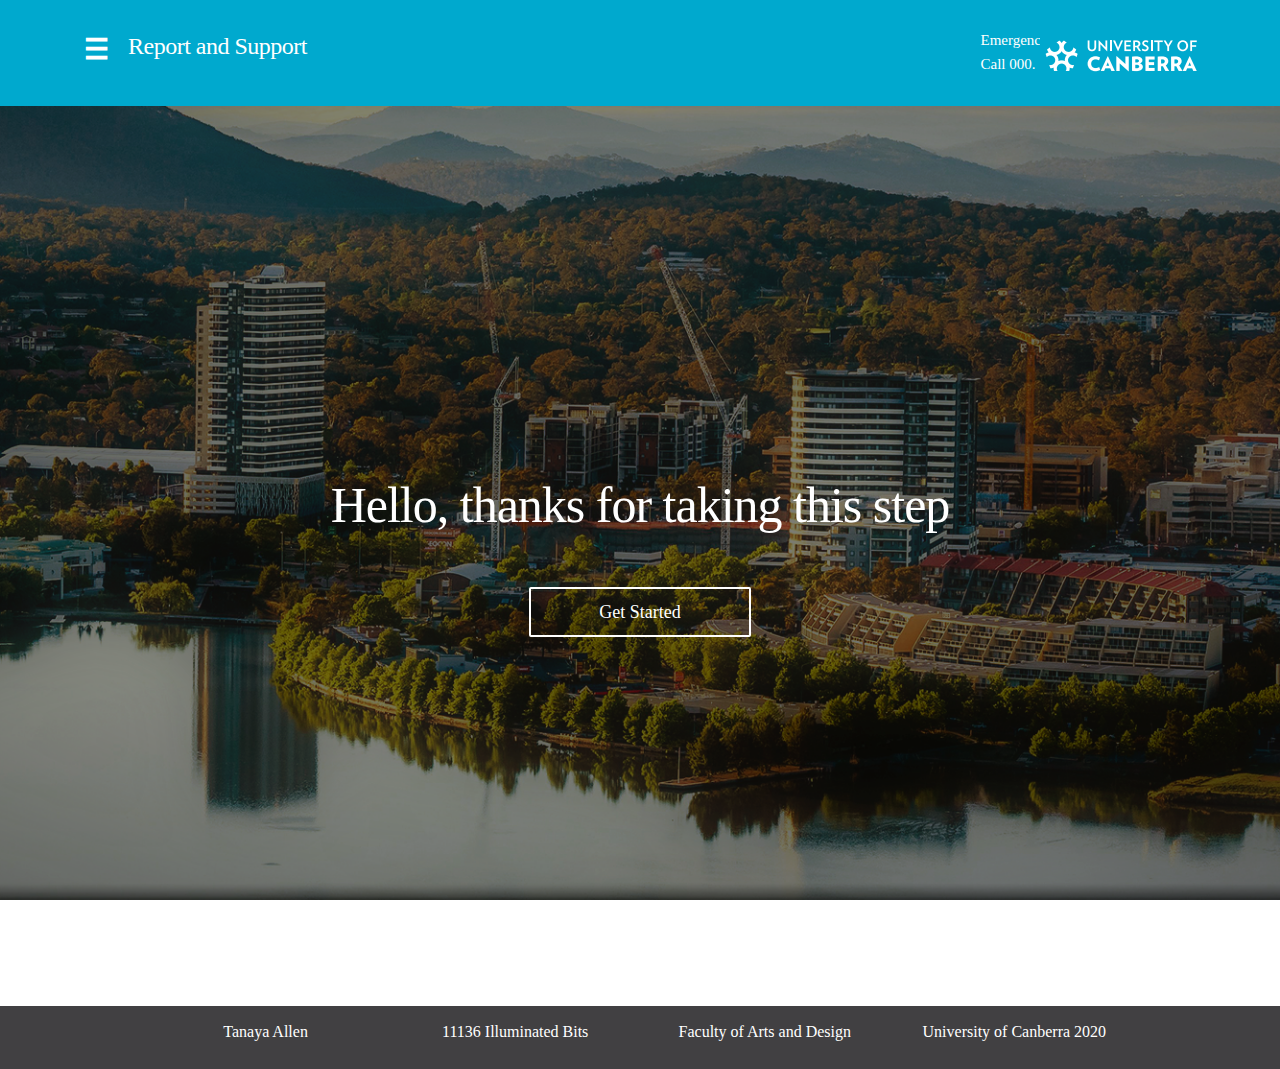
<file: index.html>
<!DOCTYPE html>
<html lang="en">
<head>

  <!-- Basic Page Needs
  –––––––––––––––––––––––––––––––––––––––––––––––––– -->
    <meta charset="utf-8">
    <title>Report and Support</title>
    <meta name="description" content="">
    <meta name="author" content="">

  <!-- Mobile Specific Metas
  –––––––––––––––––––––––––––––––––––––––––––––––––– -->
    <meta name="viewport" content="width=device-width, initial-scale=1">

  <!-- FONT
  –––––––––––––––––––––––––––––––––––––––––––––––––– -->
    <link href="//db.onlinewebfonts.com/c/9c6548c5500714092f1d1e2f7e3c58cc?family=Verlag" rel="stylesheet" type="text/css"/>
    <link href="//db.onlinewebfonts.com/c/bcd0c9bdcf29c2dd630785c724469553?family=Verlag+Book" rel="stylesheet" type="text/css"/>
    <link href="//db.onlinewebfonts.com/c/ddee8efcace361d6aab1d9b0473cd521?family=Verlag+Light" rel="stylesheet" type="text/css"/>

  <!-- CSS
  –––––––––––––––––––––––––––––––––––––––––––––––––– -->
    <link rel="stylesheet" href="css/normalize.css">
    <link rel="stylesheet" href="css/style.css">
    
    <!-- JS
  –––––––––––––––––––––––––––––––––––––––––––––––––– -->
    <link rel="javascript" href="script.js">
    
    <!-- jQuery
  –––––––––––––––––––––––––––––––––––––––––––––––––– -->
    <script src="jquery-3.5.1.min.js"></script>
    
  <!-- Favicon
  –––––––––––––––––––––––––––––––––––––––––––––––––– -->
    <link rel="icon" type="image/png" href="css/images/favicon.png">

</head>

<body>
    
<header>
<div class="header">
    <div class="row">
        <div class="nav_lines">
        <div class="one column" align="right">
            <div id="myNav" class="overlay">
            <a href="javascript:void(0)" class="closebtn" onclick="closeNav()">&times;</a>
            <div class="overlay-content">
                <a href="index.html">Home</a>
                <a href="personal.html">Get Started</a>
                <a href="personal.html#div3">Report an Incident</a>
                <a href="personal.html#div4">Report an Incident Anonymously</a>
                <a href="personal.html#div6">Report an Incident You've Witnessed</a>
                <a href="personal.html#div8">Find Services for Survivors</a>
                <a href="personal.html#div9">Understand Processes for Survivors</a>
                <a href="personal.html#div7">Find Services for Supporters</a>
            </div>
            </div>

        <span style="font-size:28px;cursor:pointer;font-weight:1000;padding-left:2%" onclick="openNav()">&#9776;</span>  

        </div>
        </div>
        
        <div class="header_title">
        <div class="nine columns" align="left">
                <a href="personal.html"><h5>Report and Support</h5></a>
        </div> 
        </div>
        
        <div class="emergency">  
        <div class="one column" align="left">
                <p>Emergency?<br>Call 000.</p>  
        </div>
        </div> 
        
        <div class="logo">  
        <div class="one column" align="center">
                <a href="index.html">
                    <img src="css/images/logo.PNG">
                </a>  
        </div>
        </div>
    </div>  
</div>
    
<script>
    function openNav() {
    document.getElementById("myNav").style.width = "100%";
    }

    function closeNav() {
    document.getElementById("myNav").style.width = "0%";
    }
</script>   
    
</header>  
    
<section class="hero">
    <div class="hero-inner">
                <h2>Hello, thanks for taking this step</h2>
                <a href="personal.html" class="btn">Get Started</a>
    </div>
</section>
    
<footer>

<div class="footer">
    <div class="container">
    <div class="row">
        <div class="three columns" align="center">
                <p>Tanaya Allen</p>    
        </div>
        <div class="three columns" align="center">
                <p>11136 Illuminated Bits</p>    
        </div>
        <div class="three columns" align="center">
                <p>Faculty of Arts and Design</p>    
        </div>
        <div class="three columns" align="center">
                <p>University of Canberra 2020</p>    
        </div>
    </div>
    </div>
</div>

</footer>

</body>
</html>
</file>
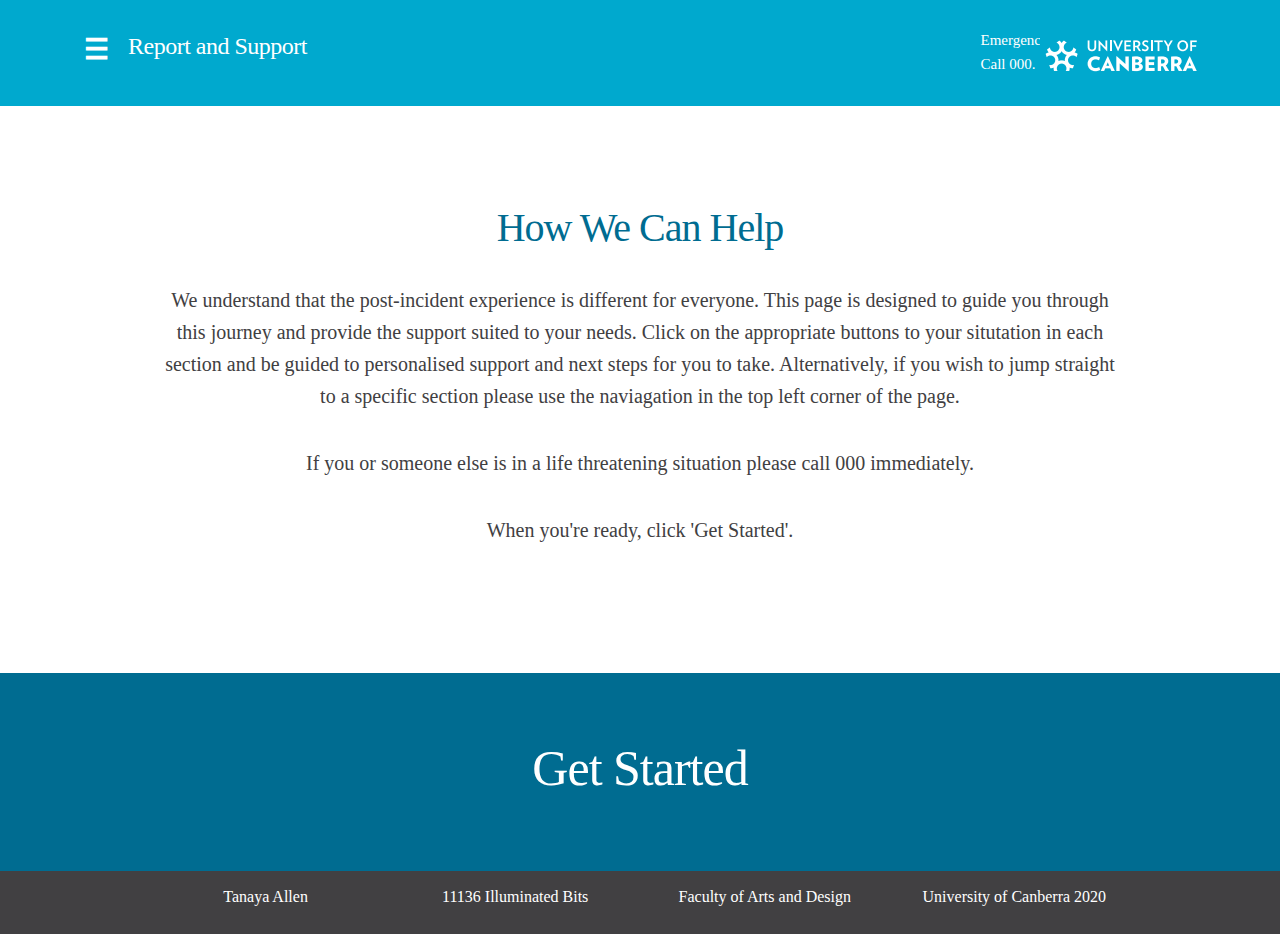
<file: personal.html>
<!DOCTYPE html>
<html lang="en">
<head>

  <!-- Basic Page Needs
  –––––––––––––––––––––––––––––––––––––––––––––––––– -->
    <meta charset="utf-8">
    <title>Report and Support</title>
    <meta name="description" content="">
    <meta name="author" content="">

  <!-- Mobile Specific Metas
  –––––––––––––––––––––––––––––––––––––––––––––––––– -->
    <meta name="viewport" content="width=device-width, initial-scale=1">

  <!-- FONT
  –––––––––––––––––––––––––––––––––––––––––––––––––– -->
    <link href="//db.onlinewebfonts.com/c/9c6548c5500714092f1d1e2f7e3c58cc?family=Verlag" rel="stylesheet" type="text/css"/>
    <link href="//db.onlinewebfonts.com/c/bcd0c9bdcf29c2dd630785c724469553?family=Verlag+Book" rel="stylesheet" type="text/css"/>
    <link href="//db.onlinewebfonts.com/c/ddee8efcace361d6aab1d9b0473cd521?family=Verlag+Light" rel="stylesheet" type="text/css"/>
      <!-- CSS
  –––––––––––––––––––––––––––––––––––––––––––––––––– -->
    <link rel="stylesheet" href="css/normalize.css">
    <link rel="stylesheet" href="css/style.css">
    
    <!-- JS
  –––––––––––––––––––––––––––––––––––––––––––––––––– -->
    <link rel="javascript" href="script.js">
    
    <!-- jQuery
  –––––––––––––––––––––––––––––––––––––––––––––––––– -->
    <script src="jquery-3.5.1.min.js"></script>
    

    <!-- Favicon
  –––––––––––––––––––––––––––––––––––––––––––––––––– -->
    <link rel="icon" type="image/png" href="css/images/favicon.png">

</head>

<body>
<header> 
 
<div class="header">
    <div class="row">
        <div class="nav_lines">
        <div class="one column" align="right">
            <div id="myNav" class="overlay">
            <a href="javascript:void(0)" class="closebtn" onclick="closeNav()">&times;</a>
            <div class="overlay-content">
                    <a href="index.html">Home</a>
                    <a href="personal.html">Get Started</a>
                    <a href="personal.html#div3">Report an Incident</a>
                    <a href="personal.html#div4">Report an Incident Anonymously</a>
                    <a href="personal.html#div6">Report an Incident You've Witnessed</a>
                    <a href="personal.html#div8">Find Services for Survivors</a>
                    <a href="personal.html#div9">Understand Processes for Survivors</a>
                    <a href="personal.html#div7">Find Services for Supporters</a>
            </div>
            </div>
    
            <span style="font-size:28px;cursor:pointer;font-weight:1000;padding-left:2%" onclick="openNav()">&#9776;</span>
        </div>
        </div>
        
        <div class="header_title">
        <div class="nine columns" align="left">
                    <a href="personal.html"><h5>Report and Support</h5></a>
        </div> 
        </div>
        
        <div class="emergency">  
        <div class="one column" align="left">
                    <p>Emergency?<br>Call 000.</p>  
        </div>
        </div> 
        
        <div class="logo">  
        <div class="one column" align="center">
                    <a href="index.html">
                        <img src="css/images/logo.PNG">
                    </a>
        </div>
        </div>
    </div>  
</div>
    
<script>
    //navigation
    function openNav() {
    document.getElementById("myNav").style.width = "100%";
    }

    function closeNav() {
    document.getElementById("myNav").style.width = "0%";
    }

    //buttons
    $(document).ready(function(){
      $("button").click(function(){
        $("p").toggle();
      });
    });
        
    jQuery(function(){
    jQuery('.showSingle').click(function(){
    var target = $(this).attr('target');
        $('#div'+target).toggle('.hide');
    });
});

</script>
    
</header>

    
  <!-- Primary Page Layout
  –––––––––––––––––––––––––––––––––––––––––––––––––– -->
        <div class="introduction">
            <div class="container"> 
            <div class="row">
                <div class="twelve columns" align="center" style="margin-top: 10%">
                        <h3>How We Can Help</h3>
                </div>
            </div>
            <div class="row">
                <div class="twelve columns" align="center">
                        <p>We understand that the post-incident experience is different for everyone. This page is designed to guide you through this journey and provide the support suited to your needs. Click on the appropriate buttons to your situtation in each section and be guided to personalised support and next steps for you to take. Alternatively, if you wish to jump straight to a specific section please use the naviagation in the top left corner of the page.</p>

                        <p>If you or someone else is in a life threatening situation please call 000 immediately.</p>
                    
                        <p>When you're ready, click 'Get Started'.</p>
                </div>
            </div>
        </div>
        </div>

        <div class="get_started">
        <div class="container">
            <div class="row">
                <div class="twelve column" align="center">
                        <a  class="showSingle" target="11"><h2>Get Started</h2></a>
                </div>
            </div>
        </div>
        </div>

<div class="buttons">
    
<!-- First Question Path A and B -->
    <div id="div11" class="targetDiv">
        <div class="first_question">
        <div class="container">
            <div class="row">
                <div class="twelve column" align="center">
                        <h1 class="first_question">I want information for</h1>
                </div>
            </div>
        </div>
        </div>
    <!-- First Question Answer Path A and B -->
        <div class="first_answer">
        <div class="container">
            <div class="row">
                <!--- First Answer Path A.1 -->
                <div class="one-half column" align="center">
                        <a  class="showSingle" target="1"><h2>Survivors</h2></a>
                </div>
                <!--- First Answer Path B.2 -->
                <div class="one-half column" align="center">
                        <a  class="showSingle" target="2"><h2>Supporters</h2></a>
                </div>
            </div>
        </div>
        </div>
    </div>
        
        <!--- Target Answer Path A.1 -->
    <div id="div1" class="targetDiv">
        <div class="second_question_a">
        <div class="container"> 
                    
        <!--- Second Question Path A -->
            <div class="row">
                <div class="twelve column" align="center">
                        <h1>I would like to</h1>
                </div>
            </div>  
        </div>
        </div>
        
        <div class="second_answer_a">
        <div class="container">
            <div class="row">
            <!--- Second Answer Path A.3 --> 
                <div class="one-half column" align="center">
                        <a class="showSingle" target="10"><h2>Report an<br>Incident</h2></a>
                </div>
            <!-- Second Answer Path A.5 -->
                <div class="one-half column" align="center">
                        <a  class="showSingle" target="5"><h2>Seek Support & Services</h2></a>
                </div> 
            </div>            
        </div>
        </div>
    </div>
        <!--- Close Target Answer Path A -->
    <div id="div10" class="targetDiv">
        <div class="subone_question">
        <div class="container">
            <div class="row">
                <div class="twelve column" align="center">
                        <h1 class="first_question">How would you like to report?</h1>
                </div>
            </div>
        </div>
        </div>
        
        <div class="answer_four_a">
        <div class="container">
            <div class="row">
                <div class="one-half column" align="center">
                        <a  class="showSingle" target="3"><h2>Report an Incident</h2></a>
                </div>
                <div class="one-half column" align="center">
                        <a  class="showSingle" target="4"><h2>Report Anonymously</h2></a>
                </div>
            </div>
        </div>
        </div>
    </div>
    
    <!-- Path A Content -->
    <!-- Second Answer Path A.3 Content Open-->
    <!-- Survivor Form -->
    <div id="div3" class="targetDiv">
        <div class="a_report_intro">
        <div class="container">
            <div class="row">
                <div class="twelve columns" align="center">
                        <h3 id="a_report">Reporting Form for Survivors</h3>
                            <p>Please use this form if you are reporting an incident that has occured to you and you wish to report with your name. This report will be submitted to the University.</p>
                    
                            <p>Should you require any assistance in the completion of this form, please contact UC Welfare at Welfare@canberra.edu.au and the team will be able to assist you.</p>
                </div>    
            </div>
        </div>
        </div>
        <!-- Personal details form section -->
    <form>
        <div class="a_report_section_one">
        <div class="container">
            <div class="row">
                <div class="twelve column" style="margin-top: 10%" align="center">
                            <h4>Personal Details</h4>
                </div>
            </div>
            <div class="row" style="margin-top: 5%">
                <div class="six columns">
                            <label for="textInput">What is your name?</label>
                            <input class="u-full-width" type="text" placeholder="Name" id="textInput">
                </div>
                <div class="six columns">
                            <label for="emailInput">What is your email?</label>
                            <input class="u-full-width" type="email" placeholder="Email" id="emailInput">
                </div>
            </div>
            <div class="row" style="margin-top: 2%">
                <div class="six columns">
                            <label for="identifyInput">How do you identify within the University?</label>
                            <select class="u-full-width" id="identifyInput">
                                <option value="Option 1">Staff</option>
                                <option value="Option 2">Student</option>
                                <option value="Option 3">Other</option>
                            </select>
                </div>
                <div class="six columns">
                            <label for="occuranceInput">Did this incident happen to you?</label>
                            <select class="u-full-width" id="occuranceInput">
                                <option value="Option 1">Yes</option>
                                <option value="Option 2">No</option>
                            </select>
                </div>
            </div>
        </div>
        </div>
        <!-- Incident details form section -->
        <div class="a_report_section_two">
        <div class="container">
            <div class="row">
                <div class="twelve column" style="margin-top: 10%" align="center">
                            <h4>Incident Details</h4>    
                </div>
            </div>
            <div class="row" style="margin-top: 5%">
                <div class="six columns">
                            <label for="incidentInput">What type of incident occured?</label>
                            <select class="u-full-width" id="incidentInput">
                                <option value="Option 1">Act of Indecency</option>
                                <option value="Option 2">Cyber Harassment</option>
                                <option value="Option 3">Drink Spiking</option>
                                <option value="Option 4">Intimate Image Abuse</option>
                                <option value="Option 5">Intimate Observation or Capturing of Visual Data</option>
                                <option value="Option 6">Sexual Assault</option>
                                <option value="Option 7">Sexual Harassment</option>
                                <option value="Option 8">Other</option>
                            </select>
                </div>
                <div class="six columns">
                            <label for="locationInput">Where did the incident take place?</label>
                            <select class="u-full-width" id="locationInput">
                                <option value="Option 1">On-Campus</option>
                                <option value="Option 2">On-Campus Residence</option>
                                <option value="Option 3">Off-Campus</option>
                                <option value="Option 4">Placement or Internship</option>
                                <option value="Option 5">Study Abroad or Exchange</option>
                                <option value="Option 6">Homestay</option>
                                <option value="Option 7">Other</option>
                            </select>
                </div>
            </div>
            <div class="row" style="margin-top: 2%">
                <div class="six columns">
                            <label for="dateInput">What date did the incident occur on?</label>
                            <input class="u-full-width" type="date" placeholder="Date" id="dateInput">
                </div>
                <div class="six columns">
                            <label for="timeInput">What time did the incident occur?</label>
                            <input class="u-full-width" type="time" placeholder="Time" id="timeInput">
                </div> 
            </div>
            <div class="row" style="margin-top: 2%">
                <div class="six columns">
                            <label for="survivorInput">Do you know the identity of any individuals involved in the incident?</label>
                            <select class="u-full-width" id="survivorInput">
                                <option value="Option 1">Yes</option>
                                <option value="Option 2">No</option>
                                <option value="Option 3">Other</option>
                            </select>
                </div>
                <div class="six columns">
                            <label for="perpetratorInput">How does the perpetrator identify within the University?</label>
                            <select class="u-full-width" id="perpetratorInput">
                                <option value="Option 1">Staff</option>
                                <option value="Option 2">Student</option>
                                <option value="Option 3">Other</option>
                                <option value="Option 4">Unknown</option>
                            </select>
                </div>
            </div>    
            <div class="row" style="margin-top: 2%">
                <div class="six columns">
                            <label for="witnessInput">Did anybody else witness the incident?</label>
                            <select class="u-full-width" id="witnessInput">
                                <option value="Option 1">Yes</option>
                                <option value="Option 2">No</option>
                            </select>
                </div>    
                <div class="six columns">
                            <label for="previousInput">Has the incident been previously reported elsewhere?</label>
                            <select class="u-full-width" id="previousInput">
                                <option value="Option 1">Yes</option>
                                <option value="Option 2">No</option>
                            </select>
                </div>  
            </div>
            <div class="row" style="margin-top: 2%">
                <div class="twelve columns">
                            <label for="descriptionMessage">Description of the incident</label>
                            <textarea class="u-full-width" placeholder="Describe the incident here. Please provide as much detail as you would like, you can always update this at a later date if needed." id="descriptionMessage"></textarea>
                </div>  
            </div>
        </div>
        </div>
            
        <!-- Support services form section -->
        <div class="a_report_section_three">
        <div class="container">
            <div class="row">
                <div class="twelve column" style="margin-top: 10%" align="center">
                            <h4>Support Services</h4>
                </div>    
            </div>
            <div class="row" style="margin-top: 5%">
                <div class="six columns">
                            <label for="acquiredInput">Have you sought previous support regarding the incident?</label>
                            <select class="u-full-width" id="acquiredInput">
                                <option value="Option 1">Yes</option>
                                <option value="Option 2">No</option>
                            </select>
                </div>
                <div class="six columns">
                            <label for="requestedInput">Would you like to be contacting regarding support services?</label>
                            <select class="u-full-width" id="requestedInput">
                                <option value="Option 1">Yes</option>
                                <option value="Option 2">No</option>
                            </select>
                </div>
            </div>
        </div>
        </div>
        <!-- Submission form section -->
        <div class="a_report_section_four">
        <div class="container">
            <div class="row" style="margin-top: 10%">
                <div class="twelve columns" align="center">
                            <label class="example-send-yourself-copy">
                                <input type="checkbox">
                                <span class="label-body">Send a copy to yourself</span>
                            </label>   
                </div>
            </div>
            <div class="row" style="margin-top: 5%">
                <div class="twelve columns" align="center">
                            <input class="button-primary" type="submit" value="Submit">
                </div>
            </div>
        </div>
        </div>
    </form>          
    </div>
</div>
    <!-- Second Answer Path A.3 Content Close-->
                
    <!-- Second Answer Path A.4 Content Open-->
    <!-- Anon Survivor Form -->
    <div id="div4" class="targetDiv">
    <div class="a_anon_report">
        <div class="a_report_intro">
        <div class="container">
            <div class="row">
                <div class="twelve columns" align="center">
                            <h3>Anonymous Reporting Form for Survivors</h3>
                            
                            <p>Please use this form if you are reporting an incident that has occured to you and you want to report anonymously. This report will be submitted to the University.</p>
                            
                            <p>Please note that this form will still ask for an email address so that you can be contacted with support services and/or if we require further information. You may enter a third-party email if you wish.</p>
                    
                            <p>Should you require any assistance in the completion of this form, please contact UC Welfare at Welfare@canberra.edu.au and the team will be able to assist you.</p>
                </div>    
            </div>
        </div>
        </div>
        <!-- Personal details form section -->
    <form>
        <div class="a_report_section_one">
        <div class="container">
            <div class="row">
                <div class="twelve columns" style="margin-top: 10%" align="center">
                            <h4>Personal Details</h4>
                </div>
            </div>
            <div class="row" style="margin-top: 5%">
                <div class="six columns">
                            <label for="emailInput">Please provide an email contact</label>
                            <input class="u-full-width" type="email" placeholder="Email" id="emailInput">
                </div>
                <div class="six columns">
                            <label for="thirdpartyInput">Is this your email or a third-party contact?</label>
                            <select class="u-full-width" id="thirdpartyInput">
                                <option value="Option 1">Personal</option>
                                <option value="Option 2">Third-party</option>
                            </select>
                </div>
            </div>
            <div class="row" style="margin-top: 2%">
                <div class="six columns">
                            <label for="identifyInput">How do you identify within the University?</label>
                            <select class="u-full-width" id="identifyInput">
                                <option value="Option 1">Staff</option>
                                <option value="Option 2">Student</option>
                                <option value="Option 3">Other</option>
                            </select>
                </div>
                <div class="six columns">
                            <label for="occuranceInput">Did this incident happen to you?</label>
                            <select class="u-full-width" id="occuranceInput">
                                <option value="Option 1">Yes</option>
                                <option value="Option 2">No</option>
                            </select>
                </div>
            </div>
        </div>
        </div>
        <!-- Incident details form section -->
        <div class="a_report_section_two">
        <div class="container">     
            <div class="row">
                <div class="twelve column" style="margin-top: 10%" align="center">
                            <h4>Incident Details</h4>    
                </div>
            </div>
            <div class="row" style="margin-top: 5%">
                <div class="six columns">
                            <label for="incidentInput">What type of incident occured?</label>
                            <select class="u-full-width" id="incidentInput">
                                <option value="Option 1">Act of Indecency</option>
                                <option value="Option 2">Cyber Harassment</option>
                                <option value="Option 3">Drink Spiking</option>
                                <option value="Option 4">Intimate Image Abuse</option>
                                <option value="Option 5">Intimate Observation or Capturing of Visual Data</option>
                                <option value="Option 6">Sexual Assault</option>
                                <option value="Option 7">Sexual Harassment</option>
                                <option value="Option 8">Other</option>
                            </select>
                </div>
                <div class="six columns">
                            <label for="locationInput">Where did the incident take place?</label>
                            <select class="u-full-width" id="locationInput">
                                <option value="Option 1">On-Campus</option>
                                <option value="Option 2">On-Campus Residence</option>
                                <option value="Option 3">Off-Campus</option>
                                <option value="Option 4">Placement or Internship</option>
                                <option value="Option 5">Study Abroad or Exchange</option>
                                <option value="Option 6">Homestay</option>
                                <option value="Option 7">Other</option>
                            </select>
                </div>
            </div>
            <div class="row" style="margin-top: 2%">
                <div class="six columns">
                            <label for="dateInput">What date did the incident occur on?</label>
                            <input class="u-full-width" type="date" placeholder="Date" id="dateInput">
                </div>
                <div class="six columns">
                            <label for="timeInput">What time did the incident occur?</label>
                            <input class="u-full-width" type="time" placeholder="Time" id="timeInput">
                </div> 
            </div>
            <div class="row" style="margin-top: 2%">
                <div class="six columns">
                            <label for="survivorInput">Do you know the identity of any individuals involved in the incident?</label>
                            <select class="u-full-width" id="survivorInput">
                                <option value="Option 1">Yes</option>
                                <option value="Option 2">No</option>
                                <option value="Option 3">Other</option>
                            </select>
                </div>
                <div class="six columns">
                            <label for="perpetratorInput">How does the perpetrator identify within the University?</label>
                            <select class="u-full-width" id="perpetratorInput">
                                <option value="Option 1">Staff</option>
                                <option value="Option 2">Student</option>
                                <option value="Option 3">Other</option>
                                <option value="Option 4">Unknown</option>
                            </select>
                </div>
            </div>          
            <div class="row" style="margin-top: 2%">
                <div class="six columns">
                            <label for="witnessInput">Did anybody else witness the incident?</label>
                            <select class="u-full-width" id="witnessInput">
                                <option value="Option 1">Yes</option>
                                <option value="Option 2">No</option>
                            </select>
                </div>    
                <div class="six columns">
                            <label for="previousInput">Has the incident been previously reported elsewhere?</label>
                            <select class="u-full-width" id="previousInput">
                                <option value="Option 1">Yes</option>
                                <option value="Option 2">No</option>
                            </select>
                </div>  
            </div>
            <div class="row" style="margin-top: 2%">
                <div class="twelve columns">
                            <label for="descriptionMessage">Description of the incident</label>
                            <textarea class="u-full-width" placeholder="Describe the incident here. Please provide as much detail as you would like, you can always update this at a later date if needed." id="descriptionMessage"></textarea>
                </div>  
            </div>
        </div>
        </div>
        <!-- Support services form section -->
        <div class="a_report_section_three">
        <div class="container">        
            <div class="row">
                <div class="twelve column" style="margin-top: 10%" align="center">
                            <h4>Support Services</h4>
                </div>    
            </div>
            <div class="row" style="margin-top: 5%">
                <div class="six columns">
                            <label for="acquiredInput">Have you sought previous support regarding the incident?</label>
                            <select class="u-full-width" id="acquiredInput">
                                <option value="Option 1">Yes</option>
                                <option value="Option 2">No</option>
                            </select>
                </div>
                <div class="six columns">
                            <label for="requestedInput">Would you like to be contacting regarding support services?</label>
                            <select class="u-full-width" id="requestedInput">
                                <option value="Option 1">Yes</option>
                                <option value="Option 2">No</option>
                            </select>
                </div>
            </div>
        </div>
        </div>
        <!-- Submission form section -->
        <div class="a_report_section_four">
        <div class="container">
            <div class="row" style="margin-top: 10%">
                <div class="twelve columns" align="center">
                            <label class="example-send-yourself-copy">
                                <input type="checkbox">
                                <span class="label-body">Send a copy to yourself or nominated email</span>
                            </label>   
                </div>
            </div>
            <div class="row" style="margin-top: 5%">
                <div class="twelve columns" align="center">
                            <input class="button-primary" type="submit" value="Submit">
                </div>
            </div>
        </div>
        </div>
    </form>
    </div>
    </div>

        <!-- Second Answer Path A.4 Content Close-->
                
        <!-- Second Answer Path A.5 Content Open-->
    <div id="div5" class="targetDiv">
    <div class="subtwo_question">
        <div class="container">
            <div class="row">
                <div class="twelve column" align="center">
                            <h1 class="first_question">What would you like to learn about?</h1>
                </div>
            </div>
        </div>
    </div>
    <div class="a_question_three">
        <div class="container">
            <div class="row">
                <div class="one-half column" align="center">
                            <a  class="showSingle" target="8"><h2>Support Services</h2></a>
                </div>
                <div class="one-half column" align="center">
                            <a  class="showSingle" target="9"><h2>Common Processes</h2></a>
                </div>
            </div>
        </div>
    </div>
    </div>
    <div id="div8" class="targetDiv">
    <div class="a_services">
        <div class="container">
            <div class="row">
                <div class="twelve column" style="margin-top: 10%" align="center">
                            <h3>Support Services</h3>
                        
                            <p>Here you will find all the contacts you may need for support on and off University campus.</p>

                            <p>If you are in immediate danger and require urgent assistance, we encourage you to call '000'. If you are on-campus, you can also call campus security on 6201 2222.</p>
                </div>
            </div>
                <div class="twelve column" style="margin-top: 10%" align="center">
                    <table class="u-full-width">
                            <thead>
                                <tr>
                                    <th>Serivce</th>
                                    <th>How They Can Help</th>
                                    <th>Phone</th>
                                    <th>Email</th>
                                    <th>Website</th>
                                    <th>Crisis Service</th>
                                    <th>Ongoing Support</th>
                                    <th>Anonymous</th>
                                </tr>
                            </thead>
                            <tbody>
                                <tr>
                                    <td>UC Security</td>
                                    <td>Security staff will liaise with police, ambulance and/or UC support services as necessary.</td>
                                    <td>(02)62012222</td>
                                    <td>security@canberra.edu.au</td>
                                    <td><a href="https://www.canberra.edu.au/safe-community/security">www.canberra.edu.au/safe-community/security</a></td>
                                    <td style="font-size:100%;text-align:center; font-weight:bold;">&#10003;</td>
                                    <td style="font-size:100%;text-align:center; font-weight:bold;">&#10006;</td>
                                    <td style="font-size:100%;text-align:center; font-weight:bold;">&#10006;</td>
                                </tr>
                                <tr>
                                    <td>UC Medical and Counselling</td>
                                    <td>Provides a range of health, well-being and counselling support services to staff, students and visitors on-campus.</td>
                                    <td>(02)62012351</td>
                                    <td>n/a</td>
                                    <td><a href="https://www.canberra.edu.au/on-campus/health-and-support/medical-counselling">www.canberra.edu.au/on-campus/health-and-support/medical-counselling</a></td>
                                    <td style="font-size:100%;text-align:center; font-weight:bold;">&#10003;</td>
                                    <td style="font-size:100%;text-align:center; font-weight:bold;">&#10003;</td>
                                    <td style="font-size:100%;text-align:center; font-weight:bold;">&#10006;</td>
                                </tr>
                                <tr>
                                    <td>University Crisis Line</td>
                                    <td>Seek immediate relief from emotional distress and explore coping strategies, particularly for out of hours support.</td>
                                    <td>Call: 1300271790 Text: 0488884227</td>
                                    <td>n/a</td>
                                    <td><a href="https://www.lifeline.org.au/">www.lifeline.org.au/</a></td>
                                    <td style="font-size:100%;text-align:center; font-weight:bold;">&#10003;</td>
                                    <td style="font-size:100%;text-align:center; font-weight:bold;">&#10003;</td>
                                    <td style="font-size:100%;text-align:center; font-weight:bold;">&#10003;</td>
                                </tr>
                                <tr>
                                    <td>Emplopyee Assistance Program (EAP)</td>
                                    <td>An independent and confidential counselling service available to staff of the University and their immediate families.</td>
                                    <td>1300687327</td>
                                    <td>info@convergeintl.com.au</td>
                                    <td><a href="https://www.convergeinternational.com.au/">www.convergeinternational.com.au/</a></td>
                                    <td style="font-size:100%;text-align:center; font-weight:bold;">&#10006;</td>
                                    <td style="font-size:100%;text-align:center; font-weight:bold;;">&#10003;</td>
                                    <td style="font-size:100%;text-align:center; font-weight:bold;;">&#10006;</td>
                                </tr>
                                <tr>
                                    <td>Student Welfare</td>
                                    <td>Can guide you through any personal, financial or study issues through support, advice and referral to other agencies.</td>
                                    <td>(02)62068841</td>
                                    <td>Welfare@canberra.edu.au</td>
                                    <td><a href="https://www.canberra.edu.au/about-uc/widening-participation/welfare">www.canberra.edu.au/about-uc/widening-participation/welfare</a></td>
                                    <td style="font-size:100%;text-align:center; font-weight:bold;">&#10003;</td>   <td style="font-size:100%;text-align:center; font-weight:bold;">&#10003;</td>
                                    <td style="font-size:100%;text-align:center; font-weight:bold;">&#10006;</td>
                                </tr>
                                <tr>
                                    <td>UC Multi-Faith Centre</td>
                                    <td>Pastoral care services for all staff and students.</td>
                                    <td>n/a</td>
                                    <td>chaplaincy@canberra.edu.au</td>
                                    <td>n/a</td>
                                    <td style="font-size:100%;text-align:center; font-weight:bold;">&#10006;</td>   <td style="font-size:100%;text-align:center; font-weight:bold;">&#10003;</td>
                                    <td style="font-size:100%;text-align:center; font-weight:bold;">&#10006;</td>
                                </tr>
                                <tr>
                                    <td>UCSRC Womens Officer</td>
                                    <td>Confidential and impartial advice on problems you may be facing.</td>
                                    <td>n/a</td>
                                    <td>womens@ucsrc.org.au</td>
                                    <td>n/a</td>
                                    <td style="font-size:100%;text-align:center; font-weight:bold;">&#10006;</td>   <td style="font-size:100%;text-align:center; font-weight:bold;">&#10003;</td>
                                    <td style="font-size:100%;text-align:center; font-weight:bold;">&#10006;</td>
                                </tr>
                                <tr>
                                    <td>Service Assisting Male Survivors of Sexual Assualt (SAMSSA)</td>
                                    <td>Counselling and support to men over the age of 16 and their supporters in the ACT and surrounding regions.</td>
                                    <td>Call: (02)62472525. Text:0488586518</td>
                                    <td>samssa@samssa.org.au</td>
                                    <td><a href="www.samssa.org.au/">www.samssa.org.au/</a></td>
                                    <td style="font-size:100%;text-align:center; font-weight:bold;">&#10003;</td>   <td style="font-size:100%;text-align:center; font-weight:bold;">&#10003;</td>
                                    <td style="font-size:100%;text-align:center; font-weight:bold;">&#10003;</td>
                                </tr>
                                <tr>
                                    <td>SAMSN</td>
                                    <td>Talk with a mate who can relate. Services for male survivors and supporters.</td>
                                    <td>1800472676</td>
                                    <td>support@samsn.org.au</td>
                                    <td><a href="www.samsn.org.au/">www.samsn.org.au/</a></td>
                                    <td style="font-size:100%;text-align:center; font-weight:bold;">&#10006;</td>   <td style="font-size:100%;text-align:center; font-weight:bold;">&#10003;</td>
                                    <td style="font-size:100%;text-align:center; font-weight:bold;">&#10003;</td>
                                </tr>
                                <tr>
                                    <td>UniLodge</td>
                                    <td>Residential Advisors and staff are able to assist with crisis relating to on-campus accomodation.</td>
                                    <td>UC Lodge: 61261104000. Cooper Lodge: 61261094200. Weeden Lodge: 61261135000.</td>
                                    <td>n/a</td>
                                    <td>n/a</td>
                                    <td style="font-size:100%;text-align:center; font-weight:bold;">&#10003;</td>   <td style="font-size:100%;text-align:center; font-weight:bold;">&#10006;</td>
                                    <td style="font-size:100%;text-align:center; font-weight:bold;">&#10006;</td>
                                </tr>
                                <tr>
                                    <td>Crisis Assessment and Treatment Team (CATT)</td>
                                    <td>Provides a highly accessible and responsive acute mental health assessment and treatment service in the most appropriate setting. </td>
                                    <td>0262051065</td>
                                    <td>n/a</td>
                                    <td><a href="http://health.act.gov.au/our-services/mental-health">health.act.gov.au/our-services/mental-health</a></td>
                                    <td style="font-size:100%;text-align:center; font-weight:bold;">&#10003;</td>   <td style="font-size:100%;text-align:center; font-weight:bold;">&#10003;</td>
                                    <td style="font-size:100%;text-align:center; font-weight:bold;">&#10003;</td>
                                </tr>
                                <tr>
                                    <td>Canberra Rape Crisis Centre</td>
                                    <td>Counselling services and advocacy for survivors and supporters.</td>
                                    <td>62472525</td>
                                    <td>crcc@crcc.org.au</td>
                                    <td><a href="https://www.crcc.org.au/">www.crcc.org.au/</a></td>
                                    <td style="font-size:100%;text-align:center; font-weight:bold;">&#10003;</td>   <td style="font-size:100%;text-align:center; font-weight:bold;">&#10003;</td>
                                    <td style="font-size:100%;text-align:center; font-weight:bold;">&#10003;</td>
                                </tr>
                                <tr>
                                    <td>Domestic Violence Crisis Service (DVCS)</td>
                                    <td>Provides emergency and long-term support, advice, domestic violence resources, and services</td>
                                    <td>0262800900</td>
                                    <td>crisis@dvcs.org.au</td>
                                    <td><a href="https://dvcs.org.au/">dvcs.org.au/</a></td>
                                    <td style="font-size:100%;text-align:center; font-weight:bold;">&#10003;</td>   <td style="font-size:100%;text-align:center; font-weight:bold;">&#10003;</td>
                                    <td style="font-size:100%;text-align:center; font-weight:bold;">&#10003;</td>
                                </tr>
                            </tbody>
                    </table> 
                </div>
        </div>
    </div>
    </div>
    
    <div id="div9" class="targetDiv">
    <div class="a_common_process">
        <div class="container">
            <div class="row">
                <div class="one-half column" style="margin-top: 10%" align="left">
                                <h3>Reporting to the Police</h3>
                        
                                <p>It is your right to contact police if you choose. You can decide if you would like to make a report or not, but you can contact police at any stage to speak to someone about what your options are regardless of your choice.</p>
                        
                                <p>If you do decide to report an incident to the police please see the outline below of what will likely happen as part of the reporting process. This list includes actions items and advice for preparing to report.</p>
                                    <ul>
                                        <li>If you are reporting the incident immediately try not to change your clothes or shower, this will allow the most amount of evidence to be collected.</li>
                                        <li>You can make an Information Report to police. This report does not have to result in criminal investigations unless you consent.</li>
                                        <li>Criminal investigations consist of making a statement with the police, collecting evidence, and then going to trial.</li>
                                        <li>You may take a support person to all elements of the process. This could be someone you trust or a support person from services such as the Canberra Rape Crisis Centre.</li>
                                        <li>If your case goes to trial in court, you will never see the defendant. You will be asked to give evidence, however, this will be done through a remote witness facility.</li>
                                        <li>It is important to note that all information provided to the police is handled with full discretion. </li>
                                    </ul>
                </div>
                <div class="one-half column" style="margin-top: 10%" align="left">
                                <h3>Going to Hospital</h3>
                                
                                <p>Sexual assualt can be a scary and dangerous experience. It is vital that you look after yourself and seek medical help as soon as possible.</p>
                        
                                <p>The Forensic and Medical Assault Sexual Clinic (FAMSAC) currently based at the Canberra Hospital can assist with medical aid and collection of evidence. They can be accessed at any time, and are available for people who have been victims of sexual assault, even weeks after the assault has occurred.</p>
                        
                                <p>FAMSAC staff's main focus is your health and well being. They are the most knowledgeable about how sexual assault can impact a person and their goal is to focus on helping you become physically healthy again. FAMSAC staff are bound by strict confidentiality, and if the patient is over the age of 18, they are not obligated to pass your details on to police. FAMSAC records are kept separately from any other medical record. Other doctors and nurses in the The Canberra Hospital cannot access them without your permission and will not know you have attended FAMSAC unless you advise them.</p>
                        
                            	<p>If you do not wish to attend hospital you may seek medical assistance, such as counselling or STI tests, at UC Medical and Counselling.</p>
                </div>
            </div>
        </div>
    </div>
    </div>
    <!-- Second Answer Path A.5 Content Close-->
        
    <!-- Path A Content Close -->
                
        
    <!--- Target Answer Path B -->
    <div id="div2" class="targetDiv">
    <div class="second_question_b">
        <div class="container">
                    
            <!--- Second Question Path B -->
            <div class="row">
                <div class="twelve column" align="center">
                                <h1>I would like to</h1>
                </div>
            </div>
        </div>
    </div>
            
    <div class="second_answer_b">
        <div class="container">  
            <div class="row">
                <!--- Second Answer Path B.6 -->
                <div class="one-half column" align="center">
                                <a  class="showSingle" target="6"><h2>Report an <br>Incident</h2></a>
                </div>

            <!-- Second Answer Path B.7 -->
                <div class="one-half column"align="center">
                                <a  class="showSingle" target="7"><h2>Seek Support & Services</h2></a>
                </div>
            </div>
        </div>
    </div>
    <!-- Path B Content -->
                
    <!-- Second Answer Path B.6 Content Open-->
    <div id="div6" class="targetDiv">
    <div class="b_report">
        <!-- Reporting form for supporters -->
        <div class="a_report_intro">
        <div class="container">
            <div class="row" style="margin-top: 10%">
                <div class="twelve columns" align="center">
                                <h3>Reporting Form for Supporters</h3>
                            
                                <p>Please use this form if you are reporting an incident on behalf of someone else or if you have witnessed an incident.</p>
                            
                                <p>Should you require any assistance in the completion of this form, please contact UC Welfare at Welfare@canberra.edu.au and the team will be able to assist you.</p>
                </div>    
            </div>
        </div>
        </div>
    <!-- Personal details form section -->
    <form>
    <div class="a_report_section_one">
        <div class="container">
            <div class="row">
                <div class="twelve column" style="margin-top: 10%" align="center">
                                <h4>Personal Details</h4>
                </div>
            </div>
            <div class="row" style="margin-top: 5%">
                    <div class="six columns">
                                <label for="textInput">What is your name?</label>
                                <input class="u-full-width" type="text" placeholder="Name" id="textInput">
                    </div>
                    <div class="six columns">
                                <label for="emailInput">What is your email?</label>
                                <input class="u-full-width" type="email" placeholder="Email" id="emailInput">
                    </div>
            </div>
            <div class="row" style="margin-top: 2%">
                    <div class="six columns">
                                <label for="identifyInput">How do you identify within the University?</label>
                                <select class="u-full-width" id="identifyInput">
                                    <option value="Option 1">Staff</option>
                                    <option value="Option 2">Student</option>
                                    <option value="Option 3">Other</option>
                                </select>
                    </div>
                    <div class="six columns">
                                <label for="knowledgeInput">How are you aware of the incident?</label>
                                <select class="u-full-width" id="knowledgeInput">
                                    <option value="Option 1">Witnessed the incident take place</option>
                                    <option value="Option 2">The incident was reported to me and this report is being submitted WITHOUT survivor knowledge</option>
                                    <option value="Option 3">The incident was reported to me and this report is being submitted ON BEHALF OF the survivor</option>
                                </select>
                    </div>
            </div>
        </div>
    </div>
    <!-- Incident details form section -->
    <div class="a_report_section_two">
        <div class="container">
            <div class="row">
                    <div class="twelve column" style="margin-top: 10%" align="center">
                                <h4>Incident Details</h4>    
                    </div>
            </div>
            <div class="row" style="margin-top: 5%">
                    <div class="six columns">
                                <label for="incidentInput">What type of incident occured?</label>
                                <select class="u-full-width" id="incidentInput">
                                    <option value="Option 1">Act of Indecency</option>
                                    <option value="Option 2">Cyber Harassment</option>
                                    <option value="Option 3">Drink Spiking</option>
                                    <option value="Option 4">Intimate Image Abuse</option>
                                    <option value="Option 5">Intimate Observation or Capturing of Visual Data</option>
                                    <option value="Option 6">Sexual Assault</option>
                                    <option value="Option 7">Sexual Harassment</option>
                                    <option value="Option 8">Other</option>
                                </select>
                    </div>
                    <div class="six columns">
                                <label for="locationInput">Where did the incident take place?</label>
                                <select class="u-full-width" id="locationInput">
                                    <option value="Option 1">On-Campus</option>
                                    <option value="Option 2">On-Campus Residence</option>
                                    <option value="Option 3">Off-Campus</option>
                                    <option value="Option 4">Placement or Internship</option>
                                    <option value="Option 5">Study Abroad or Exchange</option>
                                    <option value="Option 6">Homestay</option>
                                    <option value="Option 7">Other</option>
                                </select>
                    </div>
            </div>
                <div class="row" style="margin-top: 2%">
                    <div class="six columns">
                                <label for="dateInput">What date did the incident occur on?</label>
                                <input class="u-full-width" type="date" placeholder="Date" id="dateInput">
                    </div>
                    <div class="six columns">
                                <label for="timeInput">What time did the incident occur?</label>
                                <input class="u-full-width" type="time" placeholder="Time" id="timeInput">
                    </div> 
                </div>
                <div class="row" style="margin-top: 2%">
                    <div class="six columns">
                                <label for="survivorInput">How does the survivor identify within the University?</label>
                                <select class="u-full-width" id="survivorInput">
                                    <option value="Option 1">Staff</option>
                                    <option value="Option 2">Student</option>
                                    <option value="Option 4">Other</option>
                                    <option value="Option 4">Unknown</option>
                                </select>
                    </div>
                    <div class="six columns">
                                <label for="perpetratorInput">How does the perpetrator identify within the University?</label>
                                <select class="u-full-width" id="perpetratorInput">
                                    <option value="Option 1">Staff</option>
                                    <option value="Option 2">Student</option>
                                    <option value="Option 4">Other</option>
                                    <option value="Option 4">Unknown</option>
                                </select>
                    </div>
                </div>
                        
                <div class="row" style="margin-top: 2%">
                    <div class="six columns">
                                <label for="witnessInput">Did anybody else witness the incident?</label>
                                <select class="u-full-width" id="witnessInput">
                                    <option value="Option 1">Yes</option>
                                    <option value="Option 2">No</option>
                                </select>
                    </div>    
                    <div class="six columns">
                                <label for="previousInput">Has the incident been previously reported elsewhere?</label>
                                <select class="u-full-width" id="previousInput">
                                    <option value="Option 1">Yes</option>
                                    <option value="Option 2">No</option>
                                </select>
                    </div>  
                </div>
                <div class="row" style="margin-top: 2%">
                    <div class="twelve columns">
                                <label for="descriptionMessage">Description of the incident</label>
                                <textarea class="u-full-width" placeholder="Describe the incident here. Please provide as much detail as you would like, you can always update this at a later date if needed." id="descriptionMessage"></textarea>
                    </div>  
                </div>
        </div>
    </div>
    <!-- Support services form section -->
    <div class="a_report_section_three">
        <div class="container">
                <div class="row">
                    <div class="twelve column" style="margin-top: 10%" align="center">
                                <h4>Support Services</h4>
                    </div>    
                </div>
                <div class="row" style="margin-top: 5%">
                    <div class="six columns">
                                <label for="acquiredInput">Have you sought previous support regarding the incident?</label>
                                <select class="u-full-width" id="acquiredInput">
                                    <option value="Option 1">Yes</option>
                                    <option value="Option 2">No</option>
                                </select>
                    </div>
                    <div class="six columns">
                                <label for="requestedInput">Would you like to be contacting regarding support services?</label>
                                <select class="u-full-width" id="requestedInput">
                                    <option value="Option 1">Yes</option>
                                    <option value="Option 2">No</option>
                                </select>
                    </div>
                </div>
        </div>
    </div>
    <!-- Submission form section -->
    <div class="a_report_section_four">
        <div class="container">
                <div class="row" style="margin-top: 10%">
                    <div class="twelve columns" align="center">
                                <label class="example-send-yourself-copy">
                                    <input type="checkbox">
                                    <span class="label-body">Send a copy to yourself</span>
                                </label>   
                    </div>
                </div>
                <div class="row" style="margin-top: 5%">
                    <div class="twelve columns" align="center">
                                <input class="button-primary" type="submit" value="Submit">
                    </div>
                </div>
        </div>
    </div>
    </form>
</div>
</div>
    
        <!-- Second Answer Path B.6 Content Close-->
                    
    <!-- Second Answer Path B.7 Content Open -->              
    <div id="div7" class="targetDiv">
    <div class="b_services">
        <div class="container">
                <div class="row">
                    <div class="twelve column" style="margin-top: 10%" align="center">
                                <h3>Support Services</h3>
                            
                                <p>Sexual harassment, assault and other incidents not only affect the survivors but also witnesses, confidants, family, friends, and anyone else involved in the incident process. This is completely normal and supporters should not hesitate to reach out for support if they feel the need. </p>
                        
                                <p>Here you will find all the contacts you may need for support on and off University campus.</p>

                                <p>If you are in immediate danger and require urgent assistance, we encourage you to call '000'. If you are on-campus, you can also call campus security on 6201 2222.</p>
                    </div>
                </div>
                <div class="row">
                    <div class="twelve column" style="margin-top: 10%" align="center">
                        <table class="u-full-width">
                            <thead>
                                <tr>
                                    <th>Serivce</th>
                                    <th>How They Can Help</th>
                                    <th>Phone</th>
                                    <th>Email</th>
                                    <th>Website</th>
                                    <th>Crisis Service</th>
                                    <th>Ongoing Support</th>
                                    <th>Anonymous</th>
                                </tr>
                            </thead>
                            <tbody>
                                <tr>
                                    <td>UC Security</td>
                                    <td>Security staff will liaise with police, ambulance and/or UC support services as necessary.</td>
                                    <td>(02)62012222</td>
                                    <td>security@canberra.edu.au</td>
                                    <td><a href="https://www.canberra.edu.au/safe-community/security">www.canberra.edu.au/safe-community/security</a></td>
                                    <td style="font-size:100%;text-align:center; font-weight:bold;">&#10003;</td>
                                    <td style="font-size:100%;text-align:center; font-weight:bold;">&#10006;</td>
                                    <td style="font-size:100%;text-align:center; font-weight:bold;">&#10006;</td>
                                </tr>
                                <tr>
                                    <td>UC Medical and Counselling</td>
                                    <td>Provides a range of health, well-being and counselling support services to staff, students and visitors on-campus.</td>
                                    <td>(02)62012351</td>
                                    <td>n/a</td>
                                    <td><a href="https://www.canberra.edu.au/on-campus/health-and-support/medical-counselling">www.canberra.edu.au/on-campus/health-and-support/medical-counselling</a></td>
                                    <td style="font-size:100%;text-align:center; font-weight:bold;">&#10003;</td>
                                    <td style="font-size:100%;text-align:center; font-weight:bold;">&#10003;</td>
                                    <td style="font-size:100%;text-align:center; font-weight:bold;">&#10006;</td>
                                </tr>
                                <tr>
                                    <td>University Crisis Line</td>
                                    <td>Seek immediate relief from emotional distress and explore coping strategies, particularly for out of hours support.</td>
                                    <td>Call: 1300271790 Text: 0488884227</td>
                                    <td>n/a</td>
                                    <td><a href="https://www.lifeline.org.au/">www.lifeline.org.au/</a></td>
                                    <td style="font-size:100%;text-align:center; font-weight:bold;">&#10003;</td>
                                    <td style="font-size:100%;text-align:center; font-weight:bold;">&#10003;</td>
                                    <td style="font-size:100%;text-align:center; font-weight:bold;">&#10003;</td>
                                </tr>
                                <tr>
                                    <td>Emplopyee Assistance Program (EAP)</td>
                                    <td>An independent and confidential counselling service available to staff of the University and their immediate families.</td>
                                    <td>1300687327</td>
                                    <td>info@convergeintl.com.au</td>
                                    <td><a href="https://www.convergeinternational.com.au/">www.convergeinternational.com.au/</a></td>
                                    <td style="font-size:100%;text-align:center; font-weight:bold;">&#10006;</td>
                                    <td style="font-size:100%;text-align:center; font-weight:bold;">&#10003;</td>
                                    <td style="font-size:100%;text-align:center; font-weight:bold;">&#10006;</td>
                                </tr>
                                <tr>
                                    <td>Student Welfare</td>
                                    <td>Can guide you through any personal, financial or study issues through support, advice and referral to other agencies.</td>
                                    <td>(02)62068841</td>
                                    <td>Welfare@canberra.edu.au</td>
                                    <td><a href="https://www.canberra.edu.au/about-uc/widening-participation/welfare">www.canberra.edu.au/about-uc/widening-participation/welfare</a></td>
                                    <td style="font-size:100%;text-align:center; font-weight:bold;">&#10003;</td>   <td style="font-size:100%;text-align:center; font-weight:bold;">&#10003;</td>
                                    <td style="font-size:100%;text-align:center; font-weight:bold;">&#10006;</td>
                                </tr>
                                <tr>
                                    <td>UC Multi-Faith Centre</td>
                                    <td>Pastoral care services for all staff and students.</td>
                                    <td>n/a</td>
                                    <td>chaplaincy@canberra.edu.au</td>
                                    <td>n/a</td>
                                    <td style="font-size:100%;text-align:center; font-weight:bold;">&#10006;</td>   <td style="font-size:100%;text-align:center; font-weight:bold;">&#10003;</td>
                                    <td style="font-size:100%;text-align:center; font-weight:bold;">&#10006;</td>
                                </tr>
                                <tr>
                                    <td>UCSRC Womens Officer</td>
                                    <td>Confidential and impartial advice on problems you may be facing.</td>
                                    <td>n/a</td>
                                    <td>womens@ucsrc.org.au</td>
                                    <td>n/a</td>
                                    <td style="font-size:100%;text-align:center; font-weight:bold;">&#10006;</td>   <td style="font-size:100%;text-align:center; font-weight:bold;">&#10003;</td>
                                    <td style="font-size:100%;text-align:center; font-weight:bold;">&#10006;</td>
                                </tr>
                                <tr>
                                    <td>Service Assisting Male Survivors of Sexual Assualt (SAMSSA)</td>
                                    <td>Counselling and support to men over the age of 16 and their supporters in the ACT and surrounding regions.</td>
                                    <td>Call: (02)62472525. Text: 0488586518</td>
                                    <td>samssa@samssa.org.au</td>
                                    <td><a href="www.samssa.org.au/">www.samssa.org.au/</a></td>
                                    <td style="font-size:100%;text-align:center; font-weight:bold;">&#10003;</td>   <td style="font-size:100%;text-align:center; font-weight:bold;">&#10003;</td>
                                    <td style="font-size:100%;text-align:center; font-weight:bold;">&#10003;</td>
                                </tr>
                                <tr>
                                    <td>SAMSN</td>
                                    <td>Talk with a mate who can relate. Services for male survivors and supporters.</td>
                                    <td>1800472676</td>
                                    <td>support@samsn.org.au</td>
                                    <td><a href="www.samsn.org.au/">www.samsn.org.au/</a></td>
                                    <td style="font-size:100%;text-align:center; font-weight:bold;">&#10006;</td>   <td style="font-size:100%;text-align:center; font-weight:bold;">&#10003;</td>
                                    <td style="font-size:100%;text-align:center; font-weight:bold;">&#10003;</td>
                                </tr>
                                <tr>
                                    <td>UniLodge</td>
                                    <td>Residential Advisors and staff are able to assist with crisis relating to on-campus accomodation.</td>
                                    <td>UC Lodge: 61261104000. Cooper Lodge: 61261094200. Weeden Lodge: 61261135000.</td>
                                    <td>n/a</td>
                                    <td>n/a</td>
                                    <td style="font-size:100%;text-align:center; font-weight:bold;">&#10003;</td>   <td style="font-size:100%;text-align:center; font-weight:bold;">&#10006;</td>
                                    <td style="font-size:100%;text-align:center; font-weight:bold;">&#10006;</td>
                                </tr>
                                <tr>
                                    <td>Crisis Assessment and Treatment Team (CATT)</td>
                                    <td>Provides a highly accessible and responsive acute mental health assessment and treatment service in the most appropriate setting. </td>
                                    <td>0262051065</td>
                                    <td>n/a</td>
                                    <td><a href="http://health.act.gov.au/our-services/mental-health">health.act.gov.au/our-services/mental-health</a></td>
                                    <td style="font-size:100%;text-align:center; font-weight:bold;">&#10003;</td>   <td style="font-size:100%;text-align:center; font-weight:bold;">&#10003;</td>
                                    <td style="font-size:100%;text-align:center; font-weight:bold;">&#10003;</td>
                                </tr>
                                <tr>
                                    <td>Canberra Rape Crisis Centre</td>
                                    <td>Counselling services and advocacy for survivors and supporters.</td>
                                    <td>62472525</td>
                                    <td>crcc@crcc.org.au</td>
                                    <td><a href="https://www.crcc.org.au/">www.crcc.org.au/</a></td>
                                    <td style="font-size:100%;text-align:center; font-weight:bold;">&#10003;</td>   <td style="font-size:100%;text-align:center; font-weight:bold;">&#10003;</td>
                                    <td style="font-size:100%;text-align:center; font-weight:bold;">&#10003;</td>
                                </tr>
                                <tr>
                                    <td>Domestic Violence Crisis Service (DVCS)</td>
                                    <td>Provides emergency and long-term support, advice, domestic violence resources, and services</td>
                                    <td>0262800900</td>
                                    <td>crisis@dvcs.org.au</td>
                                    <td><a href="https://dvcs.org.au/">dvcs.org.au/</a></td>
                                    <td style="font-size:100%;text-align:center; font-weight:bold;">&#10003;</td>   <td style="font-size:100%;text-align:center; font-weight:bold;">&#10003;</td>
                                    <td style="font-size:100%;text-align:center; font-weight:bold;">&#10003;</td>
                                </tr>
                            </tbody>
                        </table> 
                    </div>
                </div>
            </div>
        </div>
        </div>
        <!-- Second Answer Path B.7 Content Close-->
        <!-- Path B Content Close -->          
</div>

<!-- Footer -->
<footer>

    <div class="footer">
        <div class="container">
                <div class="row">
                    <div class="three columns" align="center">
                                    <p>Tanaya Allen</p>    
                    </div>
                    <div class="three columns" align="center">
                                    <p>11136 Illuminated Bits</p>    
                    </div>
                    <div class="three columns" align="center">
                                    <p>Faculty of Arts and Design</p>    
                    </div>
                    <div class="three columns" align="center">
                                    <p>University of Canberra 2020</p>    
                    </div>
                </div>
        </div>
    </div>
</footer>
    
<!-- End Document
  –––––––––––––––––––––––––––––––––––––––––––––––––– -->
</body>
</html>
</file>
<file: css/style.css>
/*
* Skeleton V2.0.4
* Copyright 2014, Dave Gamache
* www.getskeleton.com
* Free to use under the MIT license.
* http://www.opensource.org/licenses/mit-license.php
* 12/29/2014
*/


/* Table of contents
––––––––––––––––––––––––––––––––––––––––––––––––––
- Grid
- Base Styles
- Typography
- Links
- Buttons
- Forms
- Lists
- Code
- Tables
- Spacing
- Utilities
- Clearing
- Media Queries
*/


/* Grid
–––––––––––––––––––––––––––––––––––––––––––––––––– */
.container {
  position: relative;
  width: 100%;
  max-width: 960px;
  margin: 0 auto;
  padding: 0 20px;
  box-sizing: border-box; }
.column,
.columns {
  width: 100%;
  float: left;
  box-sizing: border-box; }

/* For devices larger than 400px */
@media (min-width: 400px) {
  .container {
    width: 85%;
    padding: 0; }
}

/* For devices larger than 550px */
@media (min-width: 550px) {
  .container {
    width: 80%; }
  .column,
  .columns {
    margin-left: 4%; }
  .column:first-child,
  .columns:first-child {
    margin-left: 0; }

  .one.column,
  .one.columns                    { width: 4.66666666667%; }
  .two.columns                    { width: 13.3333333333%; }
  .three.columns                  { width: 22%;            }
  .four.columns                   { width: 30.6666666667%; }
  .five.columns                   { width: 39.3333333333%; }
  .six.columns                    { width: 48%;            }
  .seven.columns                  { width: 56.6666666667%; }
  .eight.columns                  { width: 65.3333333333%; }
  .nine.columns                   { width: 74.0%;          }
  .ten.columns                    { width: 82.6666666667%; }
  .eleven.columns                 { width: 91.3333333333%; }
  .twelve.columns                 { width: 100%; margin-left: 0; }

  .one-third.column               { width: 30.6666666667%; }
  .two-thirds.column              { width: 65.3333333333%; }

  .one-half.column                { width: 48%; }

  /* Offsets */
  .offset-by-one.column,
  .offset-by-one.columns          { margin-left: 8.66666666667%; }
  .offset-by-two.column,
  .offset-by-two.columns          { margin-left: 17.3333333333%; }
  .offset-by-three.column,
  .offset-by-three.columns        { margin-left: 26%;            }
  .offset-by-four.column,
  .offset-by-four.columns         { margin-left: 34.6666666667%; }
  .offset-by-five.column,
  .offset-by-five.columns         { margin-left: 43.3333333333%; }
  .offset-by-six.column,
  .offset-by-six.columns          { margin-left: 52%;            }
  .offset-by-seven.column,
  .offset-by-seven.columns        { margin-left: 60.6666666667%; }
  .offset-by-eight.column,
  .offset-by-eight.columns        { margin-left: 69.3333333333%; }
  .offset-by-nine.column,
  .offset-by-nine.columns         { margin-left: 78.0%;          }
  .offset-by-ten.column,
  .offset-by-ten.columns          { margin-left: 86.6666666667%; }
  .offset-by-eleven.column,
  .offset-by-eleven.columns       { margin-left: 95.3333333333%; }

  .offset-by-one-third.column,
  .offset-by-one-third.columns    { margin-left: 34.6666666667%; }
  .offset-by-two-thirds.column,
  .offset-by-two-thirds.columns   { margin-left: 69.3333333333%; }

  .offset-by-one-half.column,
  .offset-by-one-half.columns     { margin-left: 52%; }

}


/* Base Styles
–––––––––––––––––––––––––––––––––––––––––––––––––– */
/* NOTE
html is set to 62.5% so that all the REM measurements throughout Skeleton
are based on 10px sizing. So basically 1.5rem = 15px :) */
html {
  font-size: 62.5%; }
body {
  font-size: 1.5em; /* currently ems cause chrome bug misinterpreting rems on body element */
  line-height: 1.6;
  font-weight: 200;
  font-family: "Verlag";
  color: #414042; }
p {
    font-size: 1em;
    font-weight: 200;
    font-family: "Verlag Book"; 
}


/* Typography
–––––––––––––––––––––––––––––––––––––––––––––––––– */
h1, h2, h3, h4, h5, h6 {
  margin-top: 0;
  margin-bottom: 2rem;
  font-weight: 300; }
h1 { font-size: 4.0rem; line-height: 1.2;  letter-spacing: -.1rem;}
h2 { font-size: 3.6rem; line-height: 1.25; letter-spacing: -.1rem; }
h3 { font-size: 3.0rem; line-height: 1.3;  letter-spacing: -.1rem; }
h4 { font-size: 2.4rem; line-height: 1.35; letter-spacing: -.08rem; }
h5 { font-size: 1.8rem; line-height: 1.5;  letter-spacing: -.05rem; }
h6 { font-size: 1.5rem; line-height: 1.6;  letter-spacing: 0; }

/* Larger than phablet */
@media (min-width: 550px) {
  h1 { font-size: 5.0rem; }
  h2 { font-size: 4.2rem; }
  h3 { font-size: 3.6rem; }
  h4 { font-size: 3.0rem; }
  h5 { font-size: 2.4rem; }
  h6 { font-size: 1.5rem; }
}

p {
  margin-top: 0; }


/* Links
–––––––––––––––––––––––––––––––––––––––––––––––––– */
a {
  color: #ffffff; }
a:hover {
  color: #009abc; }
.pointer {cursor: pointer;}


/* Buttons
–––––––––––––––––––––––––––––––––––––––––––––––––– */
.button,
button,
input[type="submit"],
input[type="reset"],
input[type="button"] {
  display: inline-block;
  height: 38px;
  padding: 0 30px;
  color: #555;
  text-align: center;
  font-size: 11px;
  font-weight: 600;
  line-height: 38px;
  letter-spacing: .1rem;
  text-transform: uppercase;
  text-decoration: none;
  white-space: nowrap;
  background-color: transparent;
  border-radius: 4px;
  border: 1px solid #bbb;
  cursor: pointer;
  box-sizing: border-box; }
.button:hover,
button:hover,
input[type="submit"]:hover,
input[type="reset"]:hover,
input[type="button"]:hover,
.button:focus,
button:focus,
input[type="submit"]:focus,
input[type="reset"]:focus,
input[type="button"]:focus {
  color: #ffffff;
  border-color: #009abc;
  outline: 0; }
.button.button-primary,
button.button-primary,
input[type="submit"].button-primary,
input[type="reset"].button-primary,
input[type="button"].button-primary {
  color: #414042;
  background-color: #ffffff;
border-color: #ffffff;}
.button.button-primary:hover,
button.button-primary:hover,
input[type="submit"].button-primary:hover,
input[type="reset"].button-primary:hover,
input[type="button"].button-primary:hover,
.button.button-primary:focus,
button.button-primary:focus,
input[type="submit"].button-primary:focus,
input[type="reset"].button-primary:focus,
input[type="button"].button-primary:focus {
  color: #414042;
  background-color: #009abc;
  border-color: #009abc; 
    color: #ffffff;}

.pointer {cursor: pointer;}
/* Forms
–––––––––––––––––––––––––––––––––––––––––––––––––– */
input[type="email"],
input[type="number"],
input[type="search"],
input[type="text"],
input[type="tel"],
input[type="url"],
input[type="password"],
input[type="date"],
input[type="time"],
textarea,
select {
  height: 40px;
  padding: 6px 10px; /* The 6px vertically centers text on FF, ignored by Webkit */
  background-color: #ffffff;
  border: none;
  border-radius: 2px;
  box-shadow: none;
  box-sizing: border-box; 
font-family: "Verlag Light";
}
/* Removes awkward default styles on some inputs for iOS */
input[type="email"],
input[type="number"],
input[type="search"],
input[type="text"],
input[type="tel"],
input[type="url"],
input[type="password"],
input[type="date"],
input[type="time"],
textarea {
  -webkit-appearance: none;
     -moz-appearance: none;
          appearance: none; }
textarea {
  min-height: 150px;
  padding-top: 6px;
  padding-bottom: 6px; 
font-family: "Verlag Light";}
input[type="email"]:focus,
input[type="number"]:focus,
input[type="search"]:focus,
input[type="text"]:focus,
input[type="tel"]:focus,
input[type="url"]:focus,
input[type="password"]:focus,
input[type="date"]:focus,
input[type="time"]:focus,
textarea:focus,
select:focus {
  border: none;
  outline: none; }
label,
legend {
  display: block;
  margin-bottom: .5rem;
  font-weight: 600; }
fieldset {
  padding: 0;
  border-width: 0; }
input[type="checkbox"],
input[type="radio"] {
  display: inline; }
label > .label-body {
  display: inline-block;
  margin-left: .5rem;
    font-family: "Verlag Light";
  font-weight: normal; }
input[type="date"] {
    color: #414042;
}
input[type="time"] {
    color: #414042;
}


/* Lists
–––––––––––––––––––––––––––––––––––––––––––––––––– */
ul {
  list-style: square; }
ol {
  list-style: square; }
ol, ul {
  padding-left: 0;
  margin-top: 0; }
ul ul,
ul ol,
ol ol,
ol ul {
  margin: 1.5rem 0 1.5rem 3rem;
  font-size: 90%; 
font-family: "Verlag Light";}
li {
  margin-bottom: 1rem; }


/* Code
–––––––––––––––––––––––––––––––––––––––––––––––––– */
code {
  padding: .2rem .5rem;
  margin: 0 .2rem;
  font-size: 90%;
  white-space: nowrap;
  background: #F1F1F1;
  border: 1px solid #E1E1E1;
  border-radius: 4px; }
pre > code {
  display: block;
  padding: 1rem 1.5rem;
  white-space: pre; }


/* Tables
–––––––––––––––––––––––––––––––––––––––––––––––––– */
th,
td {
  padding: 12px 15px;
  text-align: left;
    font-family: "Verlag";
  border-bottom: 1px solid #006c91; }
th:first-child,
font-family: "Verlag Light";
td:first-child {
  padding-left: 0; }
th:last-child,
font-family: "Verlag Light";
td:last-child {
 font-family: "Verlag Light";
    padding-right: 0; }


/* Spacing
–––––––––––––––––––––––––––––––––––––––––––––––––– */
button,
.button {
  margin-bottom: 1rem; }
input,
textarea,
select,
fieldset {
  margin-bottom: 1.5rem; }
pre,
blockquote,
dl,
figure,
table,
p,
ul,
ol,
form {
  margin-bottom: 2.5rem; }

/* Utilities
–––––––––––––––––––––––––––––––––––––––––––––––––– */
.u-full-width {
  width: 100%;
  box-sizing: border-box; }
.u-max-full-width {
  max-width: 100%;
  box-sizing: border-box; }
.u-pull-right {
  float: right; }
.u-pull-left {
  float: left; }


/* Misc
–––––––––––––––––––––––––––––––––––––––––––––––––– */
hr {
  margin-top: 3rem;
  margin-bottom: 3.5rem;
  border-width: 0;
  border-top: 1px solid #E1E1E1; }


/* Clearing
–––––––––––––––––––––––––––––––––––––––––––––––––– */

/* Self Clearing Goodness */
.container:after,
.row:after,
.u-cf {
  content: "";
  display: table;
  clear: both; }


/* Start Personalised Code
–––––––––––––––––––––––––––––––––––––––––––––––––– */
/* Font */
@font-face {font-family: "Verlag"; src: url("//db.onlinewebfonts.com/t/9c6548c5500714092f1d1e2f7e3c58cc.eot"); src: url("//db.onlinewebfonts.com/t/9c6548c5500714092f1d1e2f7e3c58cc.eot?#iefix") format("embedded-opentype"), url("//db.onlinewebfonts.com/t/9c6548c5500714092f1d1e2f7e3c58cc.woff2") format("woff2"), url("//db.onlinewebfonts.com/t/9c6548c5500714092f1d1e2f7e3c58cc.woff") format("woff"), url("//db.onlinewebfonts.com/t/9c6548c5500714092f1d1e2f7e3c58cc.ttf") format("truetype"), url("//db.onlinewebfonts.com/t/9c6548c5500714092f1d1e2f7e3c58cc.svg#Verlag") format("svg"); 
}
@import url(//db.onlinewebfonts.com/c/bcd0c9bdcf29c2dd630785c724469553?family=Verlag+Book);
@font-face {font-family: "Verlag Book"; src: url("//db.onlinewebfonts.com/t/bcd0c9bdcf29c2dd630785c724469553.eot"); src: url("//db.onlinewebfonts.com/t/bcd0c9bdcf29c2dd630785c724469553.eot?#iefix") format("embedded-opentype"), url("//db.onlinewebfonts.com/t/bcd0c9bdcf29c2dd630785c724469553.woff2") format("woff2"), url("//db.onlinewebfonts.com/t/bcd0c9bdcf29c2dd630785c724469553.woff") format("woff"), url("//db.onlinewebfonts.com/t/bcd0c9bdcf29c2dd630785c724469553.ttf") format("truetype"), url("//db.onlinewebfonts.com/t/bcd0c9bdcf29c2dd630785c724469553.svg#Verlag Book") format("svg"); }

@import url(//db.onlinewebfonts.com/c/ddee8efcace361d6aab1d9b0473cd521?family=Verlag+Light);
@font-face {font-family: "Verlag Light"; src: url("//db.onlinewebfonts.com/t/ddee8efcace361d6aab1d9b0473cd521.eot"); src: url("//db.onlinewebfonts.com/t/ddee8efcace361d6aab1d9b0473cd521.eot?#iefix") format("embedded-opentype"), url("//db.onlinewebfonts.com/t/ddee8efcace361d6aab1d9b0473cd521.woff2") format("woff2"), url("//db.onlinewebfonts.com/t/ddee8efcace361d6aab1d9b0473cd521.woff") format("woff"), url("//db.onlinewebfonts.com/t/ddee8efcace361d6aab1d9b0473cd521.ttf") format("truetype"), url("//db.onlinewebfonts.com/t/ddee8efcace361d6aab1d9b0473cd521.svg#Verlag Light") format("svg"); }

/* Start Header Styles */
/* Header */
header {
    background-color: #00a9ce;
    text-align: left;
    color: #ffffff;
    padding-top: 15px;
    padding-bottom: 5px;
    
}
header a:link{
    text-decoration: none;
}

header a:hover {
    color: #006c91;
}

header .nav_lines {
    padding-left: 4%;
}

header .header_title {
    padding-left: 10%;
    margin-top: 1%
}

/* Navigation */
.overlay {
  height: 100%;
  width: 0;
  position: fixed;
  z-index: 1;
  top: 0;
  left: 0;
  background-color: #006c91;
    opacity:0.95;
  overflow-x: hidden;
  transition: 0.8s;
}

.overlay-content {
  position: relative;
  top: 20%;
  width: 100%;
    text-align: center;
}

.overlay a {
  padding: 8px;
  text-decoration: none;
  font-size: 22px;
  color: #ffffff;
  display: block;
  transition: 0.3s;
}

.overlay a:hover, .overlay a:focus {
  color: #00a9ce;
}

.overlay .closebtn {
  position: absolute;
  top: 20px;
  right: 45px;
  font-size: 60px;
}

@media screen and (max-height: 450px) {
  .overlay a {font-size: 20px}
  .overlay .closebtn {
  font-size: 40px;
  top: 15px;
  right: 35px;
  }
    }

/* Hero Image */
.hero {
    /* Sizing */
    width: 100vw;
    height: 100vh;
    display: flex;
    justify-content: center;
    align-items: center;
    text-align: center;
    text-shadow: #414042;
    color: #ffffff; 
    
    background-image: url("images/landing.png");
    background-size: cover;
    background-position: center center;
    background-repeat: no-repeat;
    background-attachment: fixed;
}

.hero .btn {
    display: block;
    width: 200px;
    padding: 0.5em;
    margin-top: 50px;
    margin-left: auto;
    margin-right: auto;
    color: #ffffff;
    text-decoration: none;
    font-size: 1.2em;
    border: 2px solid #ffffff;
    border-radius: 2px;
}

.targetDiv{
 display: none;
}

.hide{
 display: none;
}

/* End Header Styles */

/* Start Heading Styles */
h1 {
    font-size: 100px;   
}

h2 {
    font-size: 50px;
    text-decoration-color: #ffffff;
}
/* End Heading Styles */

/* Start Introduction Styles */
div.introduction  {
    background-color: #ffffff;
    padding-bottom: 8%;
    text-align: center;   
}

div.introduction h3 {
    font-size: 40px;
    color: #006c91;
}

div.introduction p {
    padding-top: 10px;
    font-size: 20px;
    color: #414042;
}

div.get_started {
    background-color: #006c91;
    padding-top: 5%;
    padding-bottom: 4%;
    text-decoration-color: #414042;
}
/* End Introduction Styles */

/* Start  Question and Answer Styles */
div.first_question {
    background-color: #ffffff;
    padding-top: 10%;
    padding-bottom: 10%;
    padding-left: 10%;
    padding-right: 10%;
    text-align: center;   
}

div.first_answer {
    background: linear-gradient(45deg, #006c91 50%, #92d6e3 50%);
    padding-top: 10%;
    padding-bottom: 10%;
    padding-left: 10%;
    padding-right: 10%;
    text-align: center;  
}

div.second_question_a {
    background-color: #ffffff;
    padding-top: 10%;
    padding-bottom: 10%;
    padding-left: 10%;
    padding-right: 10%;
    text-align: center;
}

div.second_answer_a {
    background: linear-gradient(45deg, #006c91 50%, #92d6e3 50%);
    padding-top: 10%;
    padding-bottom: 10%;
    padding-left: 10%;
    padding-right: 10%;
    text-align: center;
}

div.subone_question {
    background: #ffffff;
    padding-top: 10%;
    padding-bottom: 10%;
    padding-left: 10%;
    padding-right: 10%;
    text-align: center;
}

div.answer_four_a{
    background: linear-gradient(45deg, #006c91 50%, #92d6e3 50%);
    padding-top: 10%;
    padding-bottom: 10%;
    padding-left: 10%;
    padding-right: 10%;
    text-align: center;  
}

div.second_question_b {
    background-color: #ffffff;
    padding-top: 10%;
    padding-bottom: 10%;
    padding-left: 10%;
    padding-right: 10%;
    text-align: center;
}

div.second_answer_b {
    background: linear-gradient(45deg, #006c91 50%, #92d6e3 50%);
    padding-top: 10%;
    padding-bottom: 10%;
    padding-left: 10%;
    padding-right: 10%;
    text-align: center;
}

div.subtwo_question {
    background: #ffffff;
    padding-top: 10%;
    padding-bottom: 10%;
    padding-left: 10%;
    padding-right: 10%;
    text-align: center;
}
div.second_answer_b {
    background: linear-gradient(45deg, #006c91 50%, #92d6e3 50%);
    padding-top: 10%;
    padding-bottom: 10%;
    padding-left: 10%;
    padding-right: 10%;
    text-align: center;
}
div.a_question_three {
    background: linear-gradient(45deg, #006c91 50%, #92d6e3 50%);
    padding-top: 10%;
    padding-bottom: 10%;
    padding-left: 10%;
    padding-right: 10%;
    text-align: center;
}
/* End Second Question and Answer Styles/

/* Start Report Styles */

/* Report Intro */
div.a_report_intro h3 {
    font-style: "Verlag";
    padding-top: 10%;
    padding-bottom: 2%;
}
div.a_report_intro p {
    background-color: #ffffff;
    font-family: "Verlag Book";
    font-size: 20px;
    padding-bottom: 4%;
}

/* Section 1 */
div.a_report_section_one {
    background-color: #92d6e3;
    padding-bottom: 8%;
    font-family: "Verlag Light";
    font-size: 18px; 
}

div.a_report_section_one select {
    font-family: "Verlag Light";
  background-color: #ffffff;
  border: 1px solid #92d6e3;
  border-radius: 2px;
  box-shadow: none;
  box-sizing: border-box; 
    }

div.a_report_section_one textarea {
    font-family: "Verlag Light";
background-color: #ffffff;
    }

div.a_report_section_one h4 {
    font-family: "Verlag";
}

/* Section Two */
div.a_report_section_two {
    background-color: #006c91;
    padding-bottom: 8%;
    font-family: "Verlag Light";
    font-size: 18px; 
    color: #ffffff;
}

div.a_report_section_two select {

  background-color: #ffffff;
    color: #414042;
    }

div.a_report_section_two textarea {
background-color: #ffffff;
    color: #414042;
    }

div.a_report_section_two date {
    color: #414042;
}

div.a.report_section_two time {
   color: #414042 
}


div.a_report_section_two h4 {
    font-family: "Verlag";
}

/* Section Three*/

div.a_report_section_three {
    background-color: #92d6e3;
    padding-bottom: 8%;
    font-family: "Verlag Light";
    font-size: 18px; 
}

div.a_report_section_three select {

  background-color: #ffffff; 
    }

div.a_report_section_three h4 {
    font-family: "Verlag";
}

/* Section Four  */
div.a_report_section_four {
    background-color: #006c91;
    padding-top: 2%;
    padding-bottom: 4%;
    font-family: "Verlag Light";
    font-size: 18px; 
    color: #ffffff;
}
/* End Report Styles */

/* Start Services Styles */
div.a_services {
    background-color: #ffffff;
    font-family: "Verlag Book";
}

div.a_services p {
    font-family: "Verlag Book";
    font-size: 18px;
    color: #414042;
}

div.a_services h3 {
    font-family: "Verlag";
}

th {
    background-color: #92d6e3;
    text-align: left;
    font-size: 18px; 
    color: #414042;
    border-bottom: none;
}

tr a {
  color: #414042; }

tr a:hover {
  color: #009abc; }

tr:hover {
    background-color: #006c91;
    color: #ffffff;
}

tr:hover a {
    color: #ffffff;
}
tr:hover a:hover {
    color: #009abc;
}


div.b_services {
    background-color: #ffffff;
    font-family: "Verlag Book";
}

div.b_services p {
    font-family: "Verlag Book";
    font-size: 18px;
    color: #414042;
}

div.b_services h3 {
    font-family: "Verlag";
}

/* End Services Styles */

/* Start Process Styles */
div.a_common_process {
    background: #ffffff;
    padding-bottom: 5%;
}

div.a_common_process h3 {
    font-style: "Verlag";
    padding-bottom: 2%;
}

div.a_common_process p {
    font-style: "Verlag Book";
    font-size: 18px;
    color: #414042;
}

div.a_common_process ul {
        font-family: "Verlag Book";
    font-size: 16px;
    color: #414042;
    padding-left: 8%;
    padding-right: 5%;
}

/* End Process Styles */

/* Start Footer Styles */
div.footer {
    background-color: #414042;
    color: #ffffff;
    padding-top: 1%;
    font-size: 16px;
}
/* End Footer Styles */

/* End Personalised Code

–––––––––––––––––––––––––––––––––––––––––––––––––– */

/* Media Queries
–––––––––––––––––––––––––––––––––––––––––––––––––– */
/*
Note: The best way to structure the use of media queries is to create the queries
near the relevant code. For example, if you wanted to change the styles for buttons
on small devices, paste the mobile query code up in the buttons section and style it
there.
*/


/* Larger than mobile */
@media (min-width: 400px) {}

/* Larger than phablet (also point when grid becomes active) */
@media (min-width: 550px) {}

/* Larger than tablet */
@media (min-width: 750px) {}

/* Larger than desktop */
@media (min-width: 1000px) {}

/* Larger than Desktop HD */
@media (min-width: 1200px) {}
</file>
